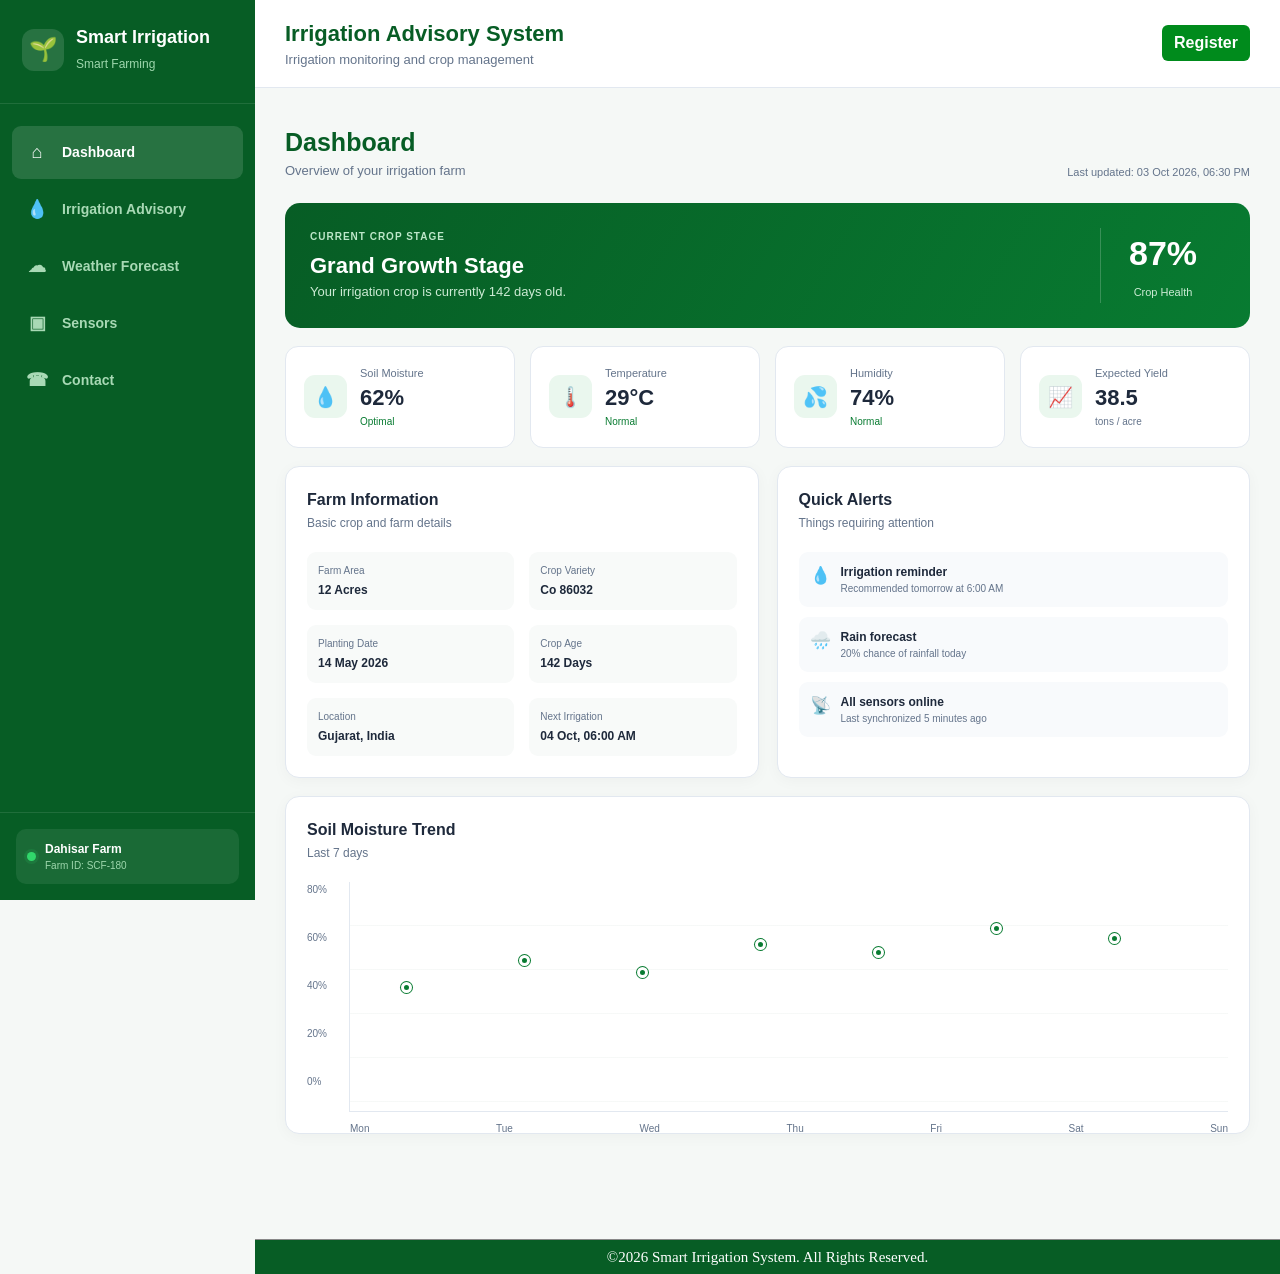
<file: index.html>
<!DOCTYPE html>
<html lang="en">
<head>
<meta charset="UTF-8">
<meta name="viewport" content="width=device-width, initial-scale=1.0">
<title>Dashboard | Smart Irrigation System</title>
<link rel="stylesheet" href="common.css">
<link rel="stylesheet" href="dashboard.css">
</head>
<body>
<div class="app">
    <aside class="sidebar">
        <div class="brand">
            <div class="brand-icon">🌱</div>
            <div><h2>Smart Irrigation</h2><span>Smart Farming</span></div>
        </div>
        <nav class="sidebar-nav">
            <a href="index.html" class="active"><span>⌂</span> Dashboard</a>
            <a href="irrigation.html"><span>💧</span> Irrigation Advisory</a>
            <a href="weather.html"><span>☁</span> Weather Forecast</a>
            <a href="sensors.html"><span>▣</span> Sensors</a>
            <a href="contact.html"><span>☎</span> Contact</a>
        </nav>
        <div class="sidebar-bottom">
            <div class="farm-mini">
                <span class="online-dot"></span>
                <div><strong>Dahisar Farm</strong><small>Farm ID: SCF-180</small></div>
            </div>
        </div>
    </aside>
    <main class="main-content">
        <header class="topbar">
            <div>
                <h1>Irrigation Advisory System</h1>
                <p>Irrigation monitoring and crop management</p>
            </div>
            <div><button><a href="registration.html">Register</a></button></div>
        </header>
        <div class="content">
<section id="dashboard" class="page-section">
<div class="section-heading">
    <div><h2>Dashboard</h2><p>Overview of your irrigation farm</p></div>
    <span class="updated">Last updated: 03 Oct 2026, 06:30 PM</span>
</div>
<div class="overview-banner">
    <div>
        <span class="eyebrow">CURRENT CROP STAGE</span>
        <h2>Grand Growth Stage</h2>
        <p>Your irrigation crop is currently 142 days old.</p>
    </div>
    <div class="banner-stat"><strong>87%</strong><span>Crop Health</span></div>
</div>
<div class="stats-grid">
    <article class="stat-card"><div class="stat-icon">💧</div><div><span>Soil Moisture</span><strong>62%</strong><small class="good">Optimal</small></div></article>
    <article class="stat-card"><div class="stat-icon">🌡️</div><div><span>Temperature</span><strong>29°C</strong><small class="good">Normal</small></div></article>
    <article class="stat-card"><div class="stat-icon">💦</div><div><span>Humidity</span><strong>74%</strong><small class="good">Normal</small></div></article>
    <article class="stat-card"><div class="stat-icon">📈</div><div><span>Expected Yield</span><strong>38.5</strong><small>tons / acre</small></div></article>
</div>
<div class="dashboard-grid">
    <article class="card">
        <div class="card-header"><div><h3>Farm Information</h3><p>Basic crop and farm details</p></div></div>
        <div class="info-grid">
            <div><span>Farm Area</span><strong>12 Acres</strong></div>
            <div><span>Crop Variety</span><strong>Co 86032</strong></div>
            <div><span>Planting Date</span><strong>14 May 2026</strong></div>
            <div><span>Crop Age</span><strong>142 Days</strong></div>
            <div><span>Location</span><strong>Gujarat, India</strong></div>
            <div><span>Next Irrigation</span><strong>04 Oct, 06:00 AM</strong></div>
        </div>
    </article>
    <article class="card">
        <div class="card-header"><div><h3>Quick Alerts</h3><p>Things requiring attention</p></div></div>
        <div class="alert-list">
            <div class="mini-alert warning"><span>💧</span><div><strong>Irrigation reminder</strong><small>Recommended tomorrow at 6:00 AM</small></div></div>
            <div class="mini-alert info"><span>🌧️</span><div><strong>Rain forecast</strong><small>20% chance of rainfall today</small></div></div>
            <div class="mini-alert success"><span>📡</span><div><strong>All sensors online</strong><small>Last synchronized 5 minutes ago</small></div></div>
        </div>
    </article>
</div>
<article class="card">
    <div class="card-header"><div><h3>Soil Moisture Trend</h3><p>Last 7 days</p></div></div>
    <div class="chart">
        <div class="chart-y"><span>80%</span><span>60%</span><span>40%</span><span>20%</span><span>0%</span></div>
        <div class="chart-area">
            <div class="line-chart">
                <span style="left:4%; bottom:45%"></span>
                <span style="left:18%; bottom:58%"></span>
                <span style="left:32%; bottom:52%"></span>
                <span style="left:46%; bottom:66%"></span>
                <span style="left:60%; bottom:62%"></span>
                <span style="left:74%; bottom:74%"></span>
                <span style="left:88%; bottom:69%"></span>
            </div>
            <div class="chart-x"><span>Mon</span><span>Tue</span><span>Wed</span><span>Thu</span><span>Fri</span><span>Sat</span><span>Sun</span></div>
        </div>
    </div>
</article>
</section>
        </div>
        <footer><p>©2026 Smart Irrigation System. All Rights Reserved.</p></footer>
    </main>
</div>
</body>
</html>
</file>
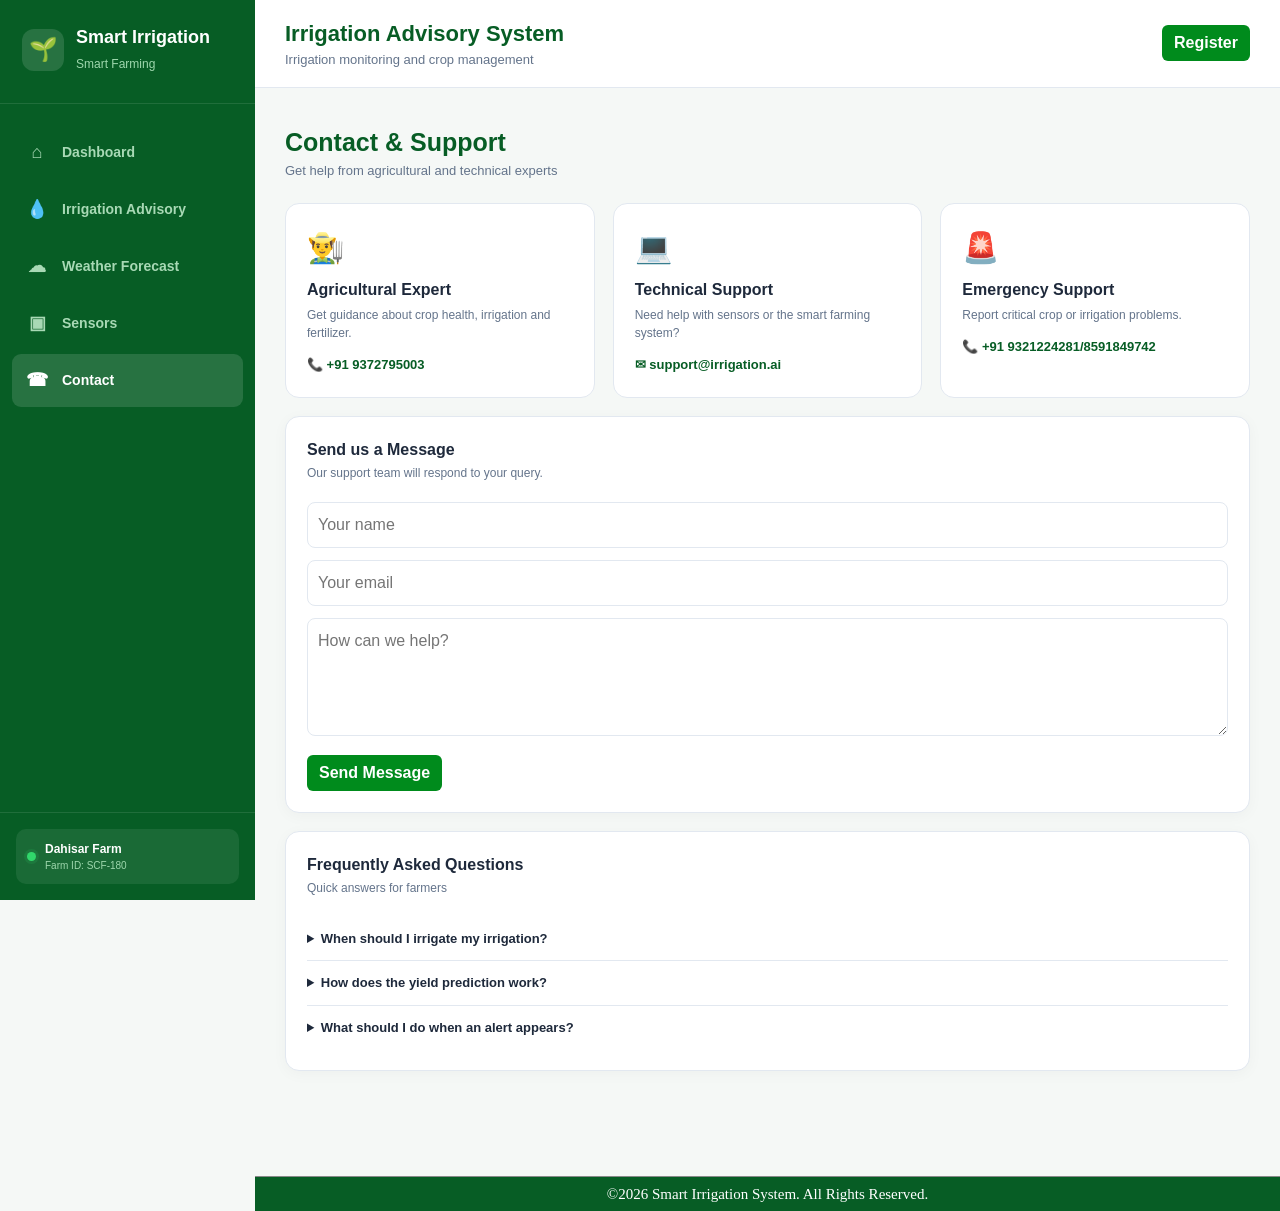
<file: contact.html>
<!DOCTYPE html>
<html lang="en">
<head>
<meta charset="UTF-8">
<meta name="viewport" content="width=device-width, initial-scale=1.0">
<title>Contact | Smart Irrigation System</title>
<link rel="stylesheet" href="common.css">
<link rel="stylesheet" href="contact.css">
</head>
<body>
<div class="app">
    <aside class="sidebar">
        <div class="brand">
            <div class="brand-icon">🌱</div>
            <div><h2>Smart Irrigation</h2><span>Smart Farming</span></div>
        </div>
        <nav class="sidebar-nav">
            <a href="index.html"><span>⌂</span> Dashboard</a>
            <a href="irrigation.html"><span>💧</span> Irrigation Advisory</a>
            <a href="weather.html"><span>☁</span> Weather Forecast</a>
            <a href="sensors.html"><span>▣</span> Sensors</a>
            <a href="contact.html" class="active"><span>☎</span> Contact</a>
        </nav>
        <div class="sidebar-bottom">
            <div class="farm-mini">
                <span class="online-dot"></span>
                <div><strong>Dahisar Farm</strong><small>Farm ID: SCF-180</small></div>
            </div>
        </div>
    </aside>
    <main class="main-content">
        <header class="topbar">
            <div>
                <h1>Irrigation Advisory System</h1>
                <p>Irrigation monitoring and crop management</p>
            </div>
            <div><button><a href="registration.html">Register</a></button></div>
        </header>
        <div class="content">
<section id="contact" class="page-section">
<div class="section-heading">
    <div><h2>Contact &amp; Support</h2><p>Get help from agricultural and technical experts</p></div>
</div>
<div class="contact-grid">
    <article class="contact-card"><span>👨‍🌾</span><h3>Agricultural Expert</h3><p>Get guidance about crop health, irrigation and fertilizer.</p><strong>📞 +91 9372795003</strong></article>
    <article class="contact-card"><span>💻</span><h3>Technical Support</h3><p>Need help with sensors or the smart farming system?</p><strong>✉ support@irrigation.ai</strong></article>
    <article class="contact-card"><span>🚨</span><h3>Emergency Support</h3><p>Report critical crop or irrigation problems.</p><strong>📞 +91 9321224281/8591849742</strong></article>
</div>
<article class="card contact-form-card">
    <div class="card-header"><div><h3>Send us a Message</h3><p>Our support team will respond to your query.</p></div></div>
    <form>
        <input type="text" placeholder="Your name" required>
        <input type="email" placeholder="Your email" required>
        <textarea rows="4" placeholder="How can we help?" required></textarea>
        <button class="primary-btn" type="submit">Send Message</button>
    </form>
</article>
<article class="card faq">
    <div class="card-header"><div><h3>Frequently Asked Questions</h3><p>Quick answers for farmers</p></div></div>
    <details><summary>When should I irrigate my irrigation?</summary><p>Use soil moisture, crop stage and weather conditions together to determine irrigation timing.</p></details>
    <details><summary>How does the yield prediction work?</summary><p>The system can combine crop, soil, weather, sensor and historical production data to estimate expected yield.</p></details>
    <details><summary>What should I do when an alert appears?</summary><p>Open the alert to understand the condition and follow the recommendation provided by the system.</p></details>
</article>
</section>
        </div>
        <footer><p>©2026 Smart Irrigation System. All Rights Reserved.</p></footer>
    </main>
</div>
</body>
</html>
</file>
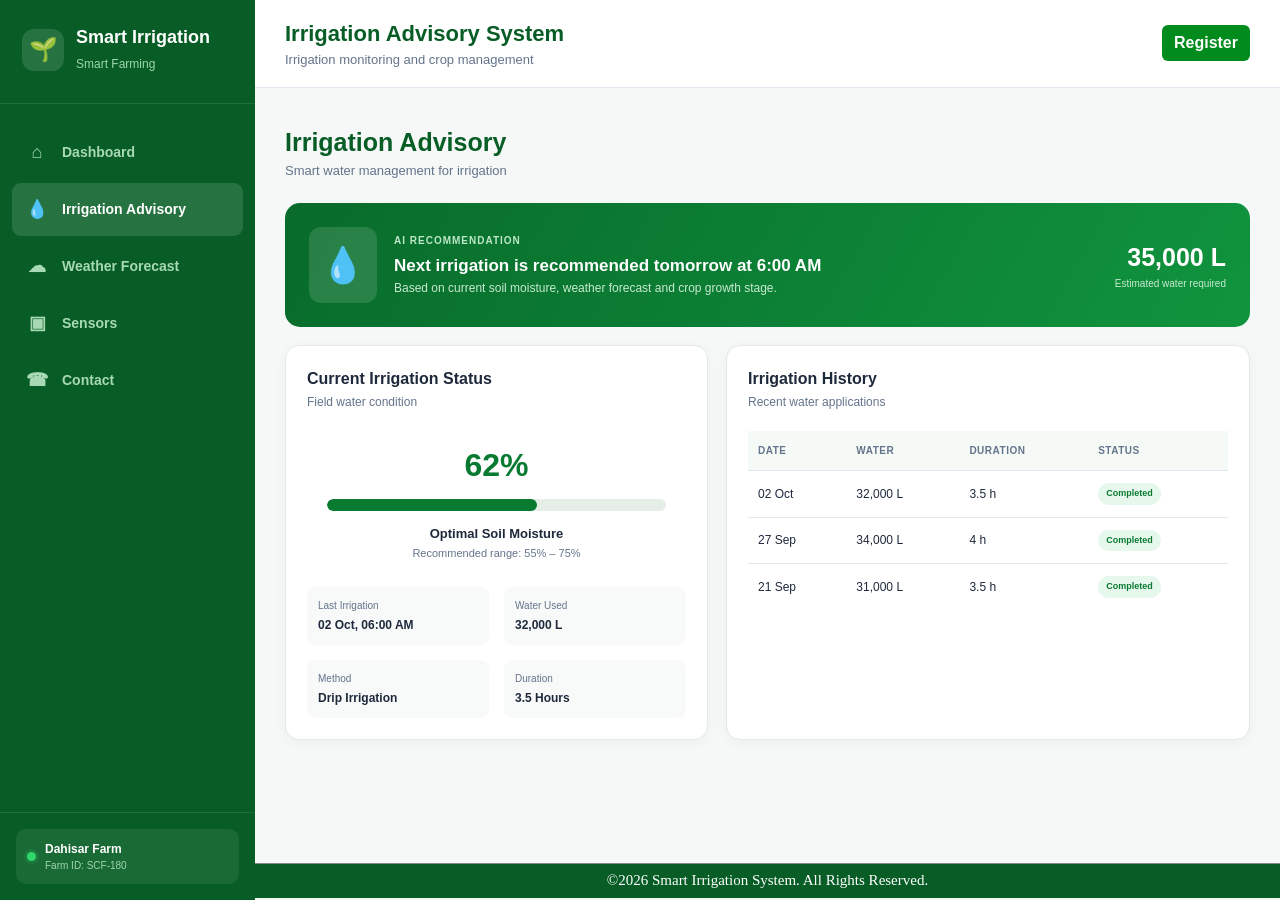
<file: irrigation.html>
<!DOCTYPE html>
<html lang="en">
<head>
<meta charset="UTF-8">
<meta name="viewport" content="width=device-width, initial-scale=1.0">
<title>Irrigation Advisory | Smart Irrigation System</title>
<link rel="stylesheet" href="common.css">
<link rel="stylesheet" href="irrigation-advisory.css">
</head>
<body>
<div class="app">
    <aside class="sidebar">
        <div class="brand">
            <div class="brand-icon">🌱</div>
            <div><h2>Smart Irrigation</h2><span>Smart Farming</span></div>
        </div>
        <nav class="sidebar-nav">
            <a href="index.html"><span>⌂</span> Dashboard</a>
            <a href="irrigation.html" class="active"><span>💧</span> Irrigation Advisory</a>
            <a href="weather.html"><span>☁</span> Weather Forecast</a>
            <a href="sensors.html"><span>▣</span> Sensors</a>
            <a href="contact.html"><span>☎</span> Contact</a>
        </nav>
        <div class="sidebar-bottom">
            <div class="farm-mini">
                <span class="online-dot"></span>
                <div><strong>Dahisar Farm</strong><small>Farm ID: SCF-180</small></div>
            </div>
        </div>
    </aside>
    <main class="main-content">
        <header class="topbar">
            <div>
                <h1>Irrigation Advisory System</h1>
                <p>Irrigation monitoring and crop management</p>
            </div>
            <div><button><a href="registration.html">Register</a></button></div>
        </header>
        <div class="content">
<section id="irrigation" class="page-section">
<div class="section-heading">
    <div><h2>Irrigation Advisory</h2><p>Smart water management for irrigation</p></div>
</div>
<div class="recommendation">
    <div class="recommendation-icon">💧</div>
    <div>
        <span class="eyebrow">AI RECOMMENDATION</span>
        <h2>Next irrigation is recommended tomorrow at 6:00 AM</h2>
        <p>Based on current soil moisture, weather forecast and crop growth stage.</p>
    </div>
    <div class="recommendation-value"><strong>35,000 L</strong><span>Estimated water required</span></div>
</div>
<div class="two-column">
    <article class="card">
        <div class="card-header"><div><h3>Current Irrigation Status</h3><p>Field water condition</p></div></div>
        <div class="moisture-meter">
            <div class="meter-value">62%</div>
            <div class="meter"><div style="width:62%"></div></div>
            <strong>Optimal Soil Moisture</strong>
            <p>Recommended range: 55% – 75%</p>
        </div>
        <div class="info-grid">
            <div><span>Last Irrigation</span><strong>02 Oct, 06:00 AM</strong></div>
            <div><span>Water Used</span><strong>32,000 L</strong></div>
            <div><span>Method</span><strong>Drip Irrigation</strong></div>
            <div><span>Duration</span><strong>3.5 Hours</strong></div>
        </div>
    </article>
    <article class="card">
        <div class="card-header"><div><h3>Irrigation History</h3><p>Recent water applications</p></div></div>
        <div class="table-wrap">
            <table>
                <thead><tr><th>Date</th><th>Water</th><th>Duration</th><th>Status</th></tr></thead>
                <tbody>
                    <tr><td>02 Oct</td><td>32,000 L</td><td>3.5 h</td><td><span class="badge success">Completed</span></td></tr>
                    <tr><td>27 Sep</td><td>34,000 L</td><td>4 h</td><td><span class="badge success">Completed</span></td></tr>
                    <tr><td>21 Sep</td><td>31,000 L</td><td>3.5 h</td><td><span class="badge success">Completed</span></td></tr>
                </tbody>
            </table>
        </div>
    </article>
</div>
</section>
        </div>
        <footer><p>©2026 Smart Irrigation System. All Rights Reserved.</p></footer>
    </main>
</div>
</body>
</html>
</file>
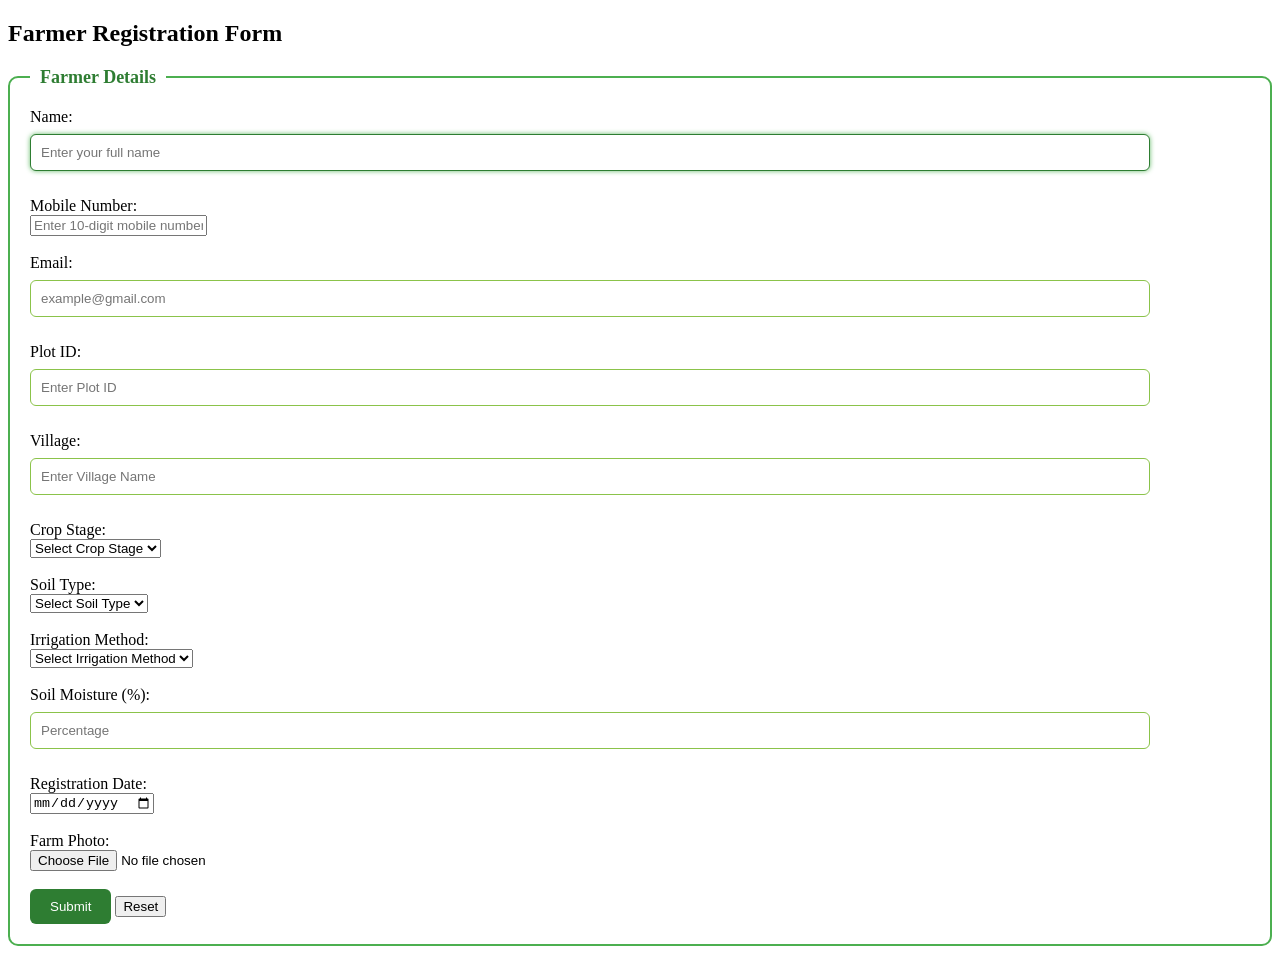
<file: registration.html>
<!DOCTYPE html>
<html>
    <link rel="stylesheet" href="form.css"
<head>
    <title>Farmer Registration Form</title>


</head>

<body>

<h2>Farmer Registration Form</h2>

<form id="farmerForm">

    <fieldset>
        <legend>Farmer Details</legend>

        <label for="name">Name:</label><br>
        <input type="text" id="name" name="name"
               placeholder="Enter your full name" autofocus>
        <span id="nameError" class="error"></span>
        <br><br>

        <label for="mobile">Mobile Number:</label><br>
        <input type="tel" id="mobile" name="mobile"
               placeholder="Enter 10-digit mobile number">
        <span id="mobileError" class="error"></span>
        <br><br>

        <label for="email">Email:</label><br>
        <input type="email" id="email" name="email"
               placeholder="example@gmail.com">
        <span id="emailError" class="error"></span>
        <br><br>

        <label for="plotid">Plot ID:</label><br>
        <input type="text" id="plotid" name="plotid"
               placeholder="Enter Plot ID">
        <span id="plotidError" class="error"></span>
        <br><br>

        <label for="village">Village:</label><br>
        <input type="text" id="village" name="village"
               placeholder="Enter Village Name">
        <span id="villageError" class="error"></span>
        <br><br>

        <label for="cropstage">Crop Stage:</label><br>
        <select id="cropstage" name="cropstage">
            <option value="">Select Crop Stage</option>
            <option>Seedling</option>
            <option>Vegetative</option>
            <option>Flowering</option>
            <option>Harvesting</option>
        </select>
        <span id="cropstageError" class="error"></span>
        <br><br>

        <label for="soil">Soil Type:</label><br>
        <select id="soil" name="soil">
            <option value="">Select Soil Type</option>
            <option>Clay</option>
            <option>Sandy</option>
            <option>Loamy</option>
            <option>Silty</option>
        </select>
        <span id="soilError" class="error"></span>
        <br><br>

        <label for="irrigation">Irrigation Method:</label><br>
        <select id="irrigation" name="irrigation">
            <option value="">Select Irrigation Method</option>
            <option>Drip Irrigation</option>
            <option>Sprinkler Irrigation</option>
            <option>Flood Irrigation</option>
        </select>
        <span id="irrigationError" class="error"></span>
        <br><br>

        <label for="soilmoisture">Soil Moisture (%):</label><br>
        <input type="number" id="soilmoisture"
               name="soilmoisture"
               placeholder="Percentage"
               min="0" max="100">
        <span id="soilmoistureError" class="error"></span>
        <br><br>

        <label for="date">Registration Date:</label><br>
        <input type="date" id="date" name="date">
        <span id="dateError" class="error"></span>
        <br><br>

        <label for="photo">Farm Photo:</label><br>
        <input type="file" id="photo" name="photo">
        <span id="photoError" class="error"></span>
        <br><br>

        <input type="submit" value="Submit">
        <input type="reset" value="Reset">

    </fieldset>

</form>


<script>

const form = document.getElementById("farmerForm");



function validateName() {

    let name = document.getElementById("name").value.trim();
    let error = document.getElementById("nameError");
    let field = document.getElementById("name");

    let namePattern = /^[A-Za-z ]+$/;

    if (name === "") {
        error.textContent = "Name cannot be empty.";
        field.classList.add("invalid");
        return false;
    }

    if (!namePattern.test(name)) {
        error.textContent =
            "Name must contain alphabets and spaces only.";
        field.classList.add("invalid");
        return false;
    }

    error.textContent = "";
    field.classList.add("valid");
    return true;
}


function validateMobile() {

    let mobile = document.getElementById("mobile").value.trim();
    let error = document.getElementById("mobileError");
    let field = document.getElementById("mobile");

    let mobilePattern = /^[6-9][0-9]{9}$/;

    if (!mobilePattern.test(mobile)) {
        error.textContent =
            "Enter a valid 10-digit Indian mobile number.";
        field.classList.add("invalid");
        return false;
    }

    error.textContent = "";
    field.classList.add("valid");
    return true;
}


function validateEmail() {

    let email = document.getElementById("email").value.trim();
    let error = document.getElementById("emailError");
    let field = document.getElementById("email");

    let emailPattern = /^[^\s@]+@[^\s@]+\.[^\s@]+$/;

    if (!emailPattern.test(email)) {
        error.textContent = "Enter a valid email address.";
        field.classList.add("invalid");
        return false;
    }

    error.textContent = "";
    field.classList.add("valid");
    return true;
}


function validatePlotId() {

    let plotid = document.getElementById("plotid").value.trim();
    let error = document.getElementById("plotidError");
    let field = document.getElementById("plotid");

    if (plotid === "") {
        error.textContent = "Plot ID cannot be empty.";
        field.classList.add("invalid");
        return false;
    }

    error.textContent = "";
    field.classList.add("valid");
    return true;
}


function validateVillage() {

    let village = document.getElementById("village").value.trim();
    let error = document.getElementById("villageError");
    let field = document.getElementById("village");

    if (village === "") {
        error.textContent = "Village cannot be empty.";
        field.classList.add("invalid");
        return false;
    }

    error.textContent = "";
    field.classList.add("valid");
    return true;
}


function validateCropStage() {

    let value = document.getElementById("cropstage").value;
    let error = document.getElementById("cropstageError");
    let field = document.getElementById("cropstage");

    if (value === "") {
        error.textContent = "Please select crop stage.";
        field.classList.add("invalid");
        return false;
    }

    error.textContent = "";
    field.classList.add("valid");
    return true;
}


function validateSoil() {

    let value = document.getElementById("soil").value;
    let error = document.getElementById("soilError");
    let field = document.getElementById("soil");

    if (value === "") {
        error.textContent = "Please select soil type.";
        field.classList.add("invalid");
        return false;
    }

    error.textContent = "";
    field.classList.add("valid");
    return true;
}



function validateIrrigation() {

    let value = document.getElementById("irrigation").value;
    let error = document.getElementById("irrigationError");
    let field = document.getElementById("irrigation");

    if (value === "") {
        error.textContent = "Please select irrigation method.";
        field.classList.add("invalid");
        return false;
    }

    error.textContent = "";
    field.classList.add("valid");
    return true;
}


function validateSoilMoisture() {

    let value = document.getElementById("soilmoisture").value;
    let error = document.getElementById("soilmoistureError");
    let field = document.getElementById("soilmoisture");

    if (value === "" || Number(value) < 0 || Number(value) > 100) {

        error.textContent =
            "Enter soil moisture between 0 and 100.";

        field.classList.add("invalid");
        return false;
    }

    error.textContent = "";
    field.classList.add("valid");
    return true;
}


function validateDate() {

    let date = document.getElementById("date").value;
    let error = document.getElementById("dateError");
    let field = document.getElementById("date");

    let today = new Date().toISOString().split("T")[0];

    if (date === "") {
        error.textContent = "Registration date is required.";
        field.classList.add("invalid");
        return false;
    }

    if (date > today) {
        error.textContent =
            "Future registration dates are not allowed.";
        field.classList.add("invalid");
        return false;
    }

    error.textContent = "";
    field.classList.add("valid");
    return true;
}


function validatePhoto() {

    let photo = document.getElementById("photo").value;
    let error = document.getElementById("photoError");
    let field = document.getElementById("photo");

    if (photo === "") {
        error.textContent = "Please upload a farm photo.";
        field.classList.add("invalid");
        return false;
    }

    error.textContent = "";
    field.classList.add("valid");
    return true;
}



form.addEventListener("submit", function(event) {

    event.preventDefault();

   
    document.querySelectorAll("input, select").forEach(function(field) {
        field.classList.remove("invalid");
        field.classList.remove("valid");
    });

  
    let valid = true;

    if (!validateName()) valid = false;
    if (!validateMobile()) valid = false;
    if (!validateEmail()) valid = false;
    if (!validatePlotId()) valid = false;
    if (!validateVillage()) valid = false;
    if (!validateCropStage()) valid = false;
    if (!validateSoil()) valid = false;
    if (!validateIrrigation()) valid = false;
    if (!validateSoilMoisture()) valid = false;
    if (!validateDate()) valid = false;
    if (!validatePhoto()) valid = false;


  
    if (valid) {

        alert("Farmer Registration Successful!");
        
        window.location.href = "mpp.html";

        document.querySelectorAll("input, select").forEach(function(field) {
            field.classList.remove("valid");
            field.classList.remove("invalid");
        });
    }
    else {

        alert("Please correct the errors before submitting.");

    }

});



form.addEventListener("reset", function() {

    setTimeout(function() {

        document.querySelectorAll(".error").forEach(function(error) {
            error.textContent = "";
        });

        document.querySelectorAll("input, select").forEach(function(field) {
            field.classList.remove("valid");
            field.classList.remove("invalid");
        });

    }, 0);

});

</script>

</body>
</html>
</file>
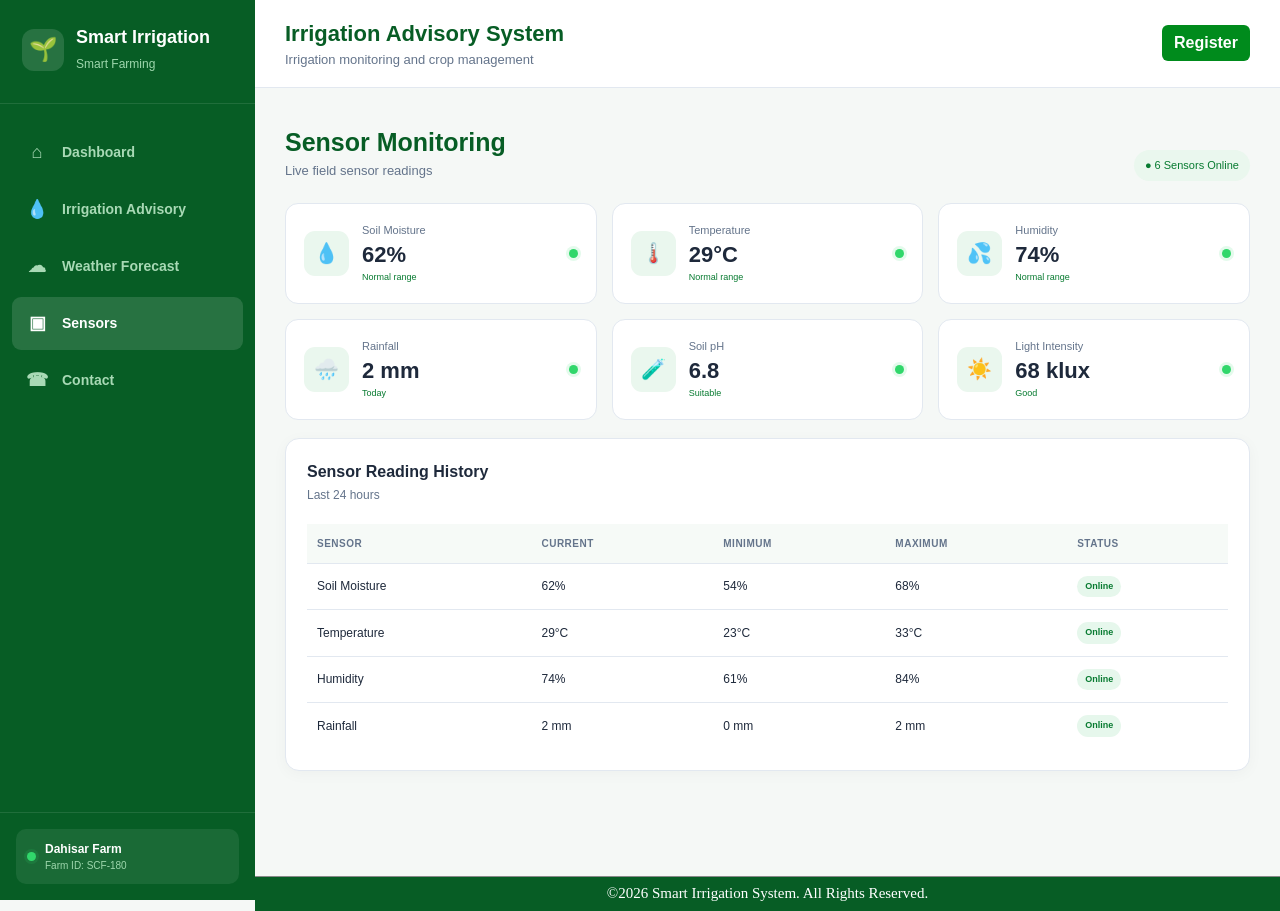
<file: sensors.html>
<!DOCTYPE html>
<html lang="en">
<head>
<meta charset="UTF-8">
<meta name="viewport" content="width=device-width, initial-scale=1.0">
<title>Sensors | Smart Irrigation System</title>
<link rel="stylesheet" href="common.css">
<link rel="stylesheet" href="sensors.css">
</head>
<body>
<div class="app">
    <aside class="sidebar">
        <div class="brand">
            <div class="brand-icon">🌱</div>
            <div><h2>Smart Irrigation</h2><span>Smart Farming</span></div>
        </div>
        <nav class="sidebar-nav">
            <a href="index.html"><span>⌂</span> Dashboard</a>
            <a href="irrigation.html"><span>💧</span> Irrigation Advisory</a>
            <a href="weather.html"><span>☁</span> Weather Forecast</a>
            <a href="sensors.html" class="active"><span>▣</span> Sensors</a>
            <a href="contact.html"><span>☎</span> Contact</a>
        </nav>
        <div class="sidebar-bottom">
            <div class="farm-mini">
                <span class="online-dot"></span>
                <div><strong>Dahisar Farm</strong><small>Farm ID: SCF-180</small></div>
            </div>
        </div>
    </aside>
    <main class="main-content">
        <header class="topbar">
            <div>
                <h1>Irrigation Advisory System</h1>
                <p>Irrigation monitoring and crop management</p>
            </div>
            <div><button><a href="registration.html">Register</a></button></div>
        </header>
        <div class="content">
<section id="sensors" class="page-section">
<div class="section-heading">
    <div><h2>Sensor Monitoring</h2><p>Live field sensor readings</p></div>
    <span class="status-online">● 6 Sensors Online</span>
</div>
<div class="sensor-grid">
    <article class="sensor-card"><span class="sensor-icon">💧</span><div><span>Soil Moisture</span><strong>62%</strong><small>Normal range</small></div><span class="online-dot"></span></article>
    <article class="sensor-card"><span class="sensor-icon">🌡️</span><div><span>Temperature</span><strong>29°C</strong><small>Normal range</small></div><span class="online-dot"></span></article>
    <article class="sensor-card"><span class="sensor-icon">💦</span><div><span>Humidity</span><strong>74%</strong><small>Normal range</small></div><span class="online-dot"></span></article>
    <article class="sensor-card"><span class="sensor-icon">🌧️</span><div><span>Rainfall</span><strong>2 mm</strong><small>Today</small></div><span class="online-dot"></span></article>
    <article class="sensor-card"><span class="sensor-icon">🧪</span><div><span>Soil pH</span><strong>6.8</strong><small>Suitable</small></div><span class="online-dot"></span></article>
    <article class="sensor-card"><span class="sensor-icon">☀️</span><div><span>Light Intensity</span><strong>68 klux</strong><small>Good</small></div><span class="online-dot"></span></article>
</div>
<article class="card">
    <div class="card-header"><div><h3>Sensor Reading History</h3><p>Last 24 hours</p></div></div>
    <div class="table-wrap">
        <table>
            <thead><tr><th>Sensor</th><th>Current</th><th>Minimum</th><th>Maximum</th><th>Status</th></tr></thead>
            <tbody>
                <tr><td>Soil Moisture</td><td>62%</td><td>54%</td><td>68%</td><td><span class="badge success">Online</span></td></tr>
                <tr><td>Temperature</td><td>29°C</td><td>23°C</td><td>33°C</td><td><span class="badge success">Online</span></td></tr>
                <tr><td>Humidity</td><td>74%</td><td>61%</td><td>84%</td><td><span class="badge success">Online</span></td></tr>
                <tr><td>Rainfall</td><td>2 mm</td><td>0 mm</td><td>2 mm</td><td><span class="badge success">Online</span></td></tr>
            </tbody>
        </table>
    </div>
</article>
</section>
        </div>
        <footer><p>©2026 Smart Irrigation System. All Rights Reserved.</p></footer>
    </main>
</div>
</body>
</html>
</file>
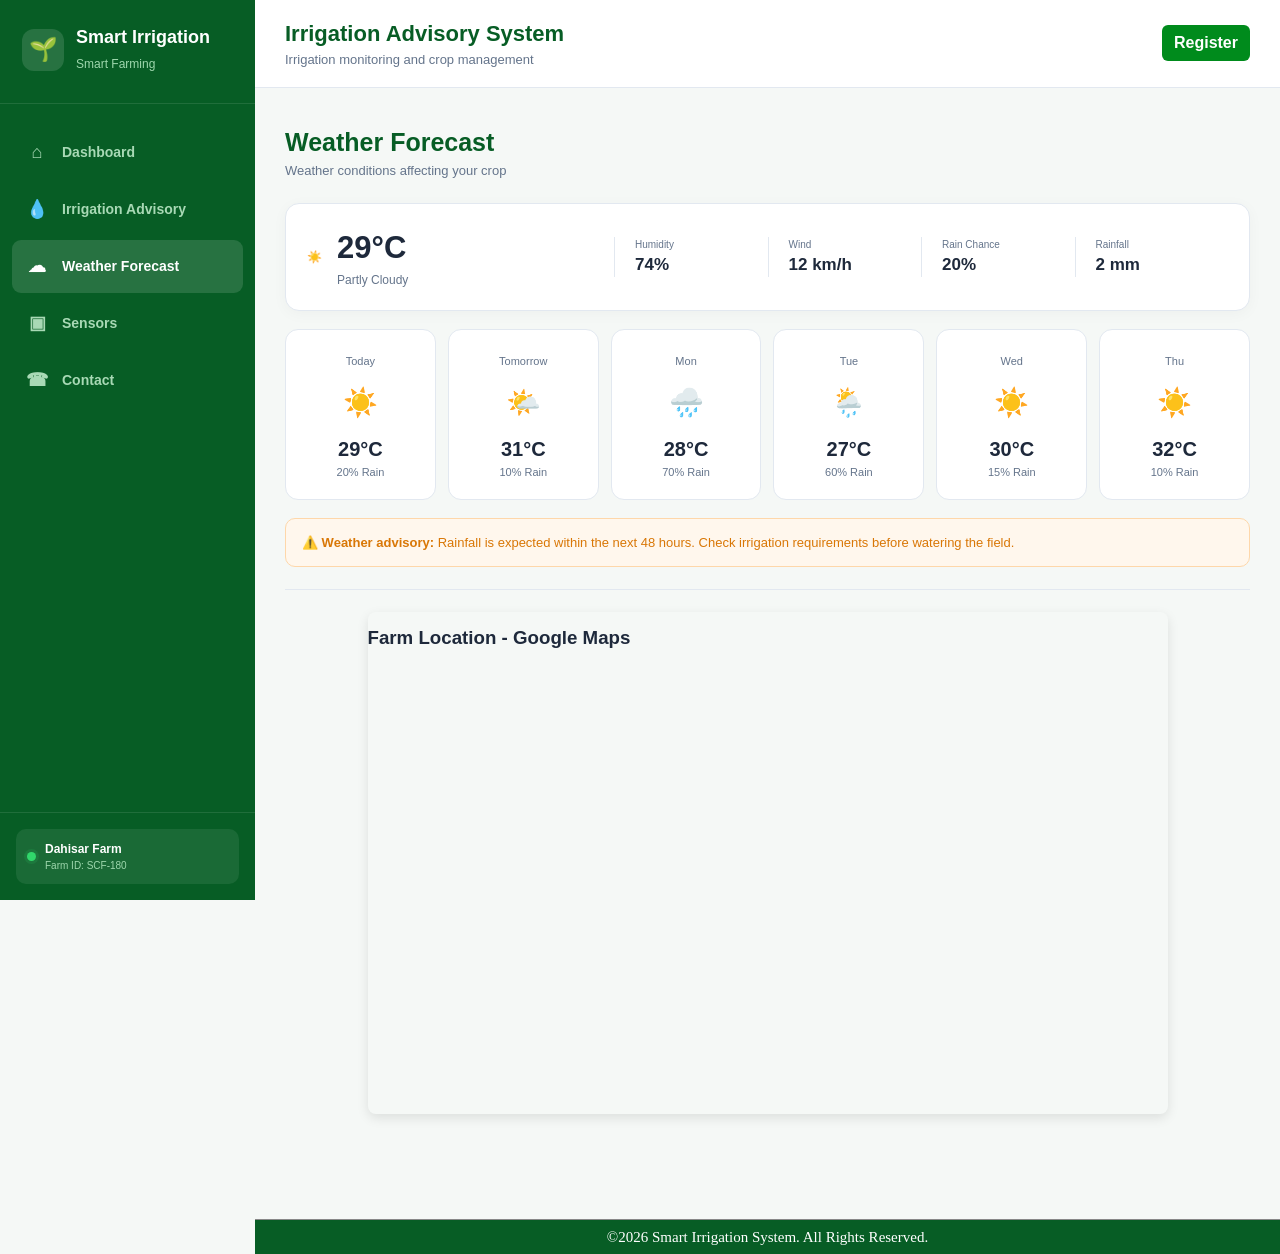
<file: weather.html>
<!DOCTYPE html>
<html lang="en">
<head>
<meta charset="UTF-8">
<meta name="viewport" content="width=device-width, initial-scale=1.0">
<title>Weather Forecast | Smart Irrigation System</title>
<link rel="stylesheet" href="common.css">
<link rel="stylesheet" href="weather.css">
</head>
<body>
<div class="app">
    <aside class="sidebar">
        <div class="brand">
            <div class="brand-icon">🌱</div>
            <div><h2>Smart Irrigation</h2><span>Smart Farming</span></div>
        </div>
        <nav class="sidebar-nav">
            <a href="index.html"><span>⌂</span> Dashboard</a>
            <a href="irrigation.html"><span>💧</span> Irrigation Advisory</a>
            <a href="weather.html" class="active"><span>☁</span> Weather Forecast</a>
            <a href="sensors.html"><span>▣</span> Sensors</a>
            <a href="contact.html"><span>☎</span> Contact</a>
        </nav>
        <div class="sidebar-bottom">
            <div class="farm-mini">
                <span class="online-dot"></span>
                <div><strong>Dahisar Farm</strong><small>Farm ID: SCF-180</small></div>
            </div>
        </div>
    </aside>
    <main class="main-content">
        <header class="topbar">
            <div>
                <h1>Irrigation Advisory System</h1>
                <p>Irrigation monitoring and crop management</p>
            </div>
            <div><button><a href="registration.html">Register</a></button></div>
        </header>
        <div class="content">
<section id="weather" class="page-section">
<div class="section-heading">
    <div><h2>Weather Forecast</h2><p>Weather conditions affecting your crop</p></div>
</div>
<div class="weather-current card">
    <div class="weather-main">
        <span class="weather-symbol">☀️</span>
        <div><strong>29°C</strong><span>Partly Cloudy</span></div>
    </div>
    <div class="weather-item"><span>Humidity</span><strong>74%</strong></div>
    <div class="weather-item"><span>Wind</span><strong>12 km/h</strong></div>
    <div class="weather-item"><span>Rain Chance</span><strong>20%</strong></div>
    <div class="weather-item"><span>Rainfall</span><strong>2 mm</strong></div>
</div>
<div class="forecast-grid">
    <article class="forecast-card"><span>Today</span><strong>☀️</strong><h3>29°C</h3><p>20% Rain</p></article>
    <article class="forecast-card"><span>Tomorrow</span><strong>🌤️</strong><h3>31°C</h3><p>10% Rain</p></article>
    <article class="forecast-card"><span>Mon</span><strong>🌧️</strong><h3>28°C</h3><p>70% Rain</p></article>
    <article class="forecast-card"><span>Tue</span><strong>🌦️</strong><h3>27°C</h3><p>60% Rain</p></article>
    <article class="forecast-card"><span>Wed</span><strong>☀️</strong><h3>30°C</h3><p>15% Rain</p></article>
    <article class="forecast-card"><span>Thu</span><strong>☀️</strong><h3>32°C</h3><p>10% Rain</p></article>
</div>
<div class="notice warning-notice">
    <strong>⚠️ Weather advisory:</strong>
    Rainfall is expected within the next 48 hours. Check irrigation requirements before watering the field.
</div>
<hr>
<div class="map-container">
    <h3>Farm Location - Google Maps</h3>
    <iframe src="https://www.google.com/maps?q=Dahisar,Maharashtra&output=embed" width="700" height="400" title="Farm Location"></iframe>
</div>
</section>
        </div>
        <footer><p>©2026 Smart Irrigation System. All Rights Reserved.</p></footer>
    </main>
</div>
</body>
</html>
</file>
<file: common.css>
/* ===== Shared: reset, layout, sidebar, top bar, cards, tables, footer ===== */
* { margin: 0; padding: 0; box-sizing: border-box; }
html { scroll-behavior: smooth; }

:root {
    --green-dark: #075d25;
    --green: #087b31;
    --green-light: #eaf7ee;
    --text: #1e293b;
    --muted: #64748b;
    --border: #e2e8f0;
    --bg: #f5f8f6;
    --danger: #dc2626;
    --warning: #d97706;
}

body {
    font-family: "Segoe UI", Arial, sans-serif;
    background: var(--bg);
    color: var(--text);
    line-height: 1.5;
}
a { color: inherit; }
button, select, input, textarea { font: inherit; }

.app { display: flex; min-height: 100vh; }

/* Sidebar */
.sidebar {
    width: 255px;
    min-height: 100vh;
    background: var(--green-dark);
    color: #d9f4e1;
    position: fixed;
    left: 0; top: 0; bottom: 0;
    display: flex;
    flex-direction: column;
    z-index: 10;
}
.brand {
    display: flex;
    align-items: center;
    gap: 12px;
    padding: 24px 22px 28px;
    border-bottom: 1px solid rgba(255,255,255,.1);
}
.brand-icon {
    width: 42px; height: 42px;
    border-radius: 12px;
    display: grid;
    place-items: center;
    background: rgba(255,255,255,.13);
    font-size: 23px;
}
.brand h2 { font-size: 18px; color: white; }
.brand span { font-size: 12px; color: #9ed7ad; }

.sidebar-nav { padding: 18px 12px; flex: 1; }
.sidebar-nav a {
    display: flex;
    align-items: center;
    gap: 14px;
    padding: 13px 14px;
    margin: 4px 0;
    border-radius: 9px;
    font-size: 14px;
    font-weight: 600;
    color: #a8d9b5;
    text-decoration: none;
    transition: .2s;
}
.sidebar-nav a span { width: 22px; text-align: center; font-size: 18px; }
.sidebar-nav a:hover,
.sidebar-nav a.active { background: rgba(255,255,255,.13); color: white; }

.sidebar-bottom { padding: 16px; border-top: 1px solid rgba(255,255,255,.1); }
.farm-mini {
    display: flex;
    gap: 9px;
    align-items: center;
    background: rgba(255,255,255,.08);
    padding: 11px;
    border-radius: 10px;
}
.farm-mini strong, .farm-mini small { display: block; }
.farm-mini strong { font-size: 12px; color: white; }
.farm-mini small { font-size: 10px; color: #9ed7ad; }

.online-dot {
    width: 9px; height: 9px;
    display: inline-block;
    background: #31d76b;
    border-radius: 50%;
    box-shadow: 0 0 0 3px rgba(49,215,107,.13);
}

/* Main area */
.main-content { margin-left: 255px; width: calc(100% - 255px); min-width: 0; }
.topbar {
    min-height: 82px;
    padding: 17px 30px;
    background: white;
    border-bottom: 1px solid var(--border);
    display: flex;
    align-items: center;
    justify-content: space-between;
    gap: 20px;
    position: sticky;
    top: 0;
    z-index: 5;
}
.topbar h1 { font-size: 22px; color: var(--green-dark); }
.topbar p { color: var(--muted); font-size: 13px; }
.topbar button a { text-decoration: none; color: inherit; }

.content { padding: 28px 30px 45px; max-width: 1600px; margin: auto; }
.page-section { padding: 8px 0 60px; }

.section-heading {
    display: flex;
    align-items: flex-end;
    justify-content: space-between;
    gap: 20px;
    margin-bottom: 22px;
}
.section-heading h2 { font-size: 25px; color: var(--green-dark); }
.section-heading p { color: var(--muted); font-size: 13px; }

/* Shared components */
.card {
    background: white;
    border: 1px solid var(--border);
    border-radius: 14px;
    padding: 21px;
    box-shadow: 0 3px 15px rgba(15,23,42,.035);
}
.card-header {
    display: flex;
    justify-content: space-between;
    align-items: flex-start;
    gap: 15px;
    margin-bottom: 20px;
}
.card-header h3 { font-size: 16px; }
.card-header p { color: var(--muted); font-size: 12px; margin-top: 2px; }

.eyebrow {
    display: block;
    font-size: 10px;
    font-weight: 800;
    letter-spacing: 1px;
    color: var(--muted);
    margin-bottom: 5px;
}
.good { color: var(--green) !important; }

.info-grid { display: grid; grid-template-columns: 1fr 1fr; gap: 15px; }
.info-grid div { padding: 11px; background: #f8faf9; border-radius: 9px; }
.info-grid span, .info-grid strong { display: block; }
.info-grid span { color: var(--muted); font-size: 10px; }
.info-grid strong { font-size: 12px; margin-top: 3px; }

.table-wrap { overflow-x: auto; }
table { width: 100%; border-collapse: collapse; min-width: 480px; }
th, td {
    text-align: left;
    padding: 12px 10px;
    border-bottom: 1px solid var(--border);
    font-size: 12px;
}
th {
    background: #f6faf7;
    color: var(--muted);
    font-size: 10px;
    text-transform: uppercase;
    letter-spacing: .5px;
}
tr:last-child td { border-bottom: none; }
.badge {
    display: inline-block;
    padding: 4px 8px;
    border-radius: 20px;
    font-size: 9px;
    font-weight: 700;
}
.badge.success { background: #e6f7ec; color: var(--green); }

/* Buttons */
button {
    display: inline-block;
    padding: 6px 12px;
    font-size: 16px;
    font-weight: 600;
    text-align: center;
    color: #ffffff;
    background-color: #008b1c;
    border: none;
    border-radius: 6px;
    cursor: pointer;
    transition: background-color 0.2s ease, transform 0.1s ease;
}
button:hover { background-color: #007b2d; }
button:active { transform: scale(0.98); }

/* Footer */
footer {
    height: 35px;
    color: white;
    background-color: #075d25;
    display: flex;
    align-items: center;
    justify-content: center;
    font-family: Georgia, 'Times New Roman', serif;
    font-size: 15px;
    border-top: 1px solid #888;
}
</file>
<file: dashboard.css>
/* ===== Dashboard page (index.html) ===== */
.updated { color: var(--muted); font-size: 11px; }

.overview-banner {
    background: linear-gradient(120deg, var(--green-dark), var(--green));
    color: white;
    border-radius: 15px;
    padding: 25px;
    display: flex;
    justify-content: space-between;
    align-items: center;
    margin-bottom: 18px;
}
.overview-banner .eyebrow { color: #bde7c9; }
.overview-banner h2 { font-size: 22px; }
.overview-banner p { color: #ccebd4; font-size: 13px; }
.banner-stat {
    min-width: 125px;
    text-align: center;
    border-left: 1px solid rgba(255,255,255,.2);
}
.banner-stat strong { display: block; font-size: 34px; }
.banner-stat span { font-size: 11px; color: #ccebd4; }

.stats-grid {
    display: grid;
    grid-template-columns: repeat(4, 1fr);
    gap: 15px;
    margin-bottom: 18px;
}
.stat-card {
    background: white;
    border: 1px solid var(--border);
    border-radius: 13px;
    padding: 18px;
    display: flex;
    align-items: center;
    gap: 13px;
}
.stat-icon {
    width: 43px; height: 43px;
    display: grid;
    place-items: center;
    background: var(--green-light);
    border-radius: 11px;
    font-size: 20px;
}
.stat-card span, .stat-card strong, .stat-card small { display: block; }
.stat-card span { color: var(--muted); font-size: 11px; }
.stat-card strong { font-size: 22px; }
.stat-card small { font-size: 10px; color: var(--muted); }

.dashboard-grid {
    display: grid;
    grid-template-columns: 1fr 1fr;
    gap: 18px;
    margin-bottom: 18px;
}

.alert-list { display: grid; gap: 10px; }
.mini-alert { display: flex; gap: 10px; padding: 11px; border-radius: 9px; background: #f8fafc; }
.mini-alert > span { font-size: 17px; }
.mini-alert strong, .mini-alert small { display: block; }
.mini-alert strong { font-size: 12px; }
.mini-alert small { color: var(--muted); font-size: 10px; }

.chart { display: flex; height: 230px; }
.chart-y {
    width: 42px;
    display: flex;
    flex-direction: column;
    justify-content: space-between;
    color: var(--muted);
    font-size: 10px;
    padding-bottom: 23px;
}
.chart-area {
    flex: 1;
    position: relative;
    background: repeating-linear-gradient(to bottom, transparent 0, transparent 43px, #eef2f0 44px);
    border-left: 1px solid var(--border);
    border-bottom: 1px solid var(--border);
}
.line-chart { position: absolute; inset: 0 2% 28px 2%; }
.line-chart span {
    position: absolute;
    width: 11px; height: 11px;
    background: var(--green);
    border: 3px solid white;
    box-shadow: 0 0 0 1px var(--green);
    border-radius: 50%;
}
.chart-x {
    position: absolute;
    bottom: -25px; left: 0; right: 0;
    display: flex;
    justify-content: space-between;
    color: var(--muted);
    font-size: 10px;
}
</file>
<file: contact.css>
/* ===== Contact page (contact.html) ===== */
.contact-grid {
    display: grid;
    grid-template-columns: repeat(3, 1fr);
    gap: 18px;
    margin-bottom: 18px;
}
.contact-card {
    background: white;
    border: 1px solid var(--border);
    border-radius: 14px;
    padding: 21px;
}
.contact-card > span { font-size: 30px; }
.contact-card h3 { margin: 8px 0 4px; font-size: 16px; }
.contact-card p { color: var(--muted); font-size: 12px; margin-bottom: 10px; }
.contact-card strong { font-size: 13px; color: var(--green-dark); }

.contact-form-card { margin-bottom: 18px; }
.contact-form-card input,
.contact-form-card textarea {
    width: 100%;
    padding: 10px;
    border: 1px solid var(--border);
    border-radius: 8px;
    margin-bottom: 12px;
}

.faq details { padding: 12px 0; border-bottom: 1px solid var(--border); }
.faq details:last-child { border-bottom: none; }
.faq summary { cursor: pointer; font-weight: 600; font-size: 13px; }
.faq details p { color: var(--muted); font-size: 12px; margin-top: 8px; }
</file>
<file: irrigation-advisory.css>
/* ===== Irrigation Advisory page (irrigation.html) ===== */
.recommendation {
    background: linear-gradient(120deg, #086b2b, #10943e);
    color: white;
    padding: 24px;
    border-radius: 15px;
    display: flex;
    align-items: center;
    gap: 17px;
    margin-bottom: 18px;
}
.recommendation .eyebrow { color: #bde7c9; }
.recommendation-icon {
    font-size: 35px;
    background: rgba(255,255,255,.13);
    padding: 12px;
    border-radius: 12px;
}
.recommendation h2 { font-size: 17px; }
.recommendation p { color: #c8ead2; font-size: 12px; }
.recommendation-value { margin-left: auto; text-align: right; }
.recommendation-value strong, .recommendation-value span { display: block; }
.recommendation-value strong { font-size: 25px; }
.recommendation-value span { font-size: 10px; color: #c8ead2; }

.two-column {
    display: grid;
    grid-template-columns: 1fr 1fr;
    gap: 18px;
    margin-bottom: 18px;
}

.moisture-meter { text-align: center; padding: 10px 20px 25px; }
.meter-value { font-size: 32px; font-weight: 800; color: var(--green); }
.meter {
    height: 12px;
    border-radius: 20px;
    background: #e6eee8;
    margin: 10px 0;
    overflow: hidden;
}
.meter div { height: 100%; background: var(--green); border-radius: inherit; }
.moisture-meter strong { font-size: 13px; }
.moisture-meter p { color: var(--muted); font-size: 11px; }
</file>
<file: form.css>
input[type="text"],
input[type="email"],
input[type="password"],
input[type="number"] {
    width: 90%;
    padding: 10px;
    margin: 8px 0;
    border: 1px solid #8BC34A;
    border-radius: 6px;
}


input:focus {
    border-color: #2E7D32;
    outline: none;
    box-shadow: 0 0 5px #66BB6A;
}


input[type="submit"] {
    background-color: #2E7D32;
    color: white;
    padding: 10px 20px;
    border: none;
    border-radius: 6px;
    cursor: pointer;
}


input[type="submit"]:hover {
    background-color: #1B5E20;
}


fieldset {
    border: 2px solid #4CAF50;
    border-radius: 10px;
    padding: 20px;
    margin: 20px 0;
}

legend {
    font-size: 18px;
    font-weight: bold;
    padding: 0 10px;
    color: #2E7D32;
}

.error {
    color: #D32F2F;
    font-size: 14px;
    margin-left: 10px;
}

.invalid {
    border: 2px solid #D32F2F;
}

.valid {
    border: 2px solid #388E3C;
}
</file>
<file: sensors.css>
/* ===== Sensors page (sensors.html) ===== */
.status-online {
    color: var(--green);
    background: var(--green-light);
    padding: 7px 11px;
    border-radius: 20px;
    font-size: 11px;
}

.sensor-grid {
    display: grid;
    grid-template-columns: repeat(3, 1fr);
    gap: 15px;
    margin-bottom: 18px;
}
.sensor-card {
    background: white;
    border: 1px solid var(--border);
    border-radius: 13px;
    padding: 18px;
    display: flex;
    align-items: center;
    gap: 13px;
}
.sensor-icon {
    width: 45px; height: 45px;
    display: grid;
    place-items: center;
    background: var(--green-light);
    border-radius: 11px;
    font-size: 20px;
}
.sensor-card div { flex: 1; }
.sensor-card div span, .sensor-card div strong, .sensor-card div small { display: block; }
.sensor-card div span { color: var(--muted); font-size: 11px; }
.sensor-card div strong { font-size: 22px; }
.sensor-card div small { color: var(--green); font-size: 9px; }
</file>
<file: weather.css>
/* ===== Weather Forecast page (weather.html) ===== */
.weather-current {
    display: grid;
    grid-template-columns: 2fr repeat(4, 1fr);
    align-items: center;
    margin-bottom: 18px;
}
.weather-main { display: flex; align-items: center; gap: 15px; }
.weather-symbol { font-size: 42px; }
.weather-main strong, .weather-main span { display: block; }
.weather-main strong { font-size: 31px; }
.weather-main span { color: var(--muted); font-size: 12px; }

.weather-item { border-left: 1px solid var(--border); padding-left: 20px; }
.weather-item span, .weather-item strong { display: block; }
.weather-item span { color: var(--muted); font-size: 10px; }
.weather-item strong { font-size: 17px; }

.forecast-grid {
    display: grid;
    grid-template-columns: repeat(6, 1fr);
    gap: 12px;
    margin-bottom: 18px;
}
.forecast-card {
    background: white;
    border: 1px solid var(--border);
    border-radius: 13px;
    padding: 18px 10px;
    text-align: center;
}
.forecast-card span, .forecast-card p { color: var(--muted); font-size: 11px; }
.forecast-card strong { display: block; font-size: 28px; margin: 10px 0; }
.forecast-card h3 { font-size: 20px; }

.notice {
    padding: 14px 16px;
    border-radius: 10px;
    font-size: 13px;
    margin-bottom: 22px;
}
.warning-notice {
    background: #fff7ed;
    border: 1px solid #fed7aa;
    color: var(--warning);
}

hr { border: none; border-top: 1px solid var(--border); margin: 22px 0; }

.map-container {
    width: 100%;
    max-width: 800px;
    margin: 0 auto;
    overflow: hidden;
    border-radius: 8px;
    box-shadow: 0 4px 12px rgba(0, 0, 0, 0.1);
}
.map-container h3 { padding: 12px 0; }
.map-container iframe { width: 100%; height: 450px; display: block; border: none; }
</file>
